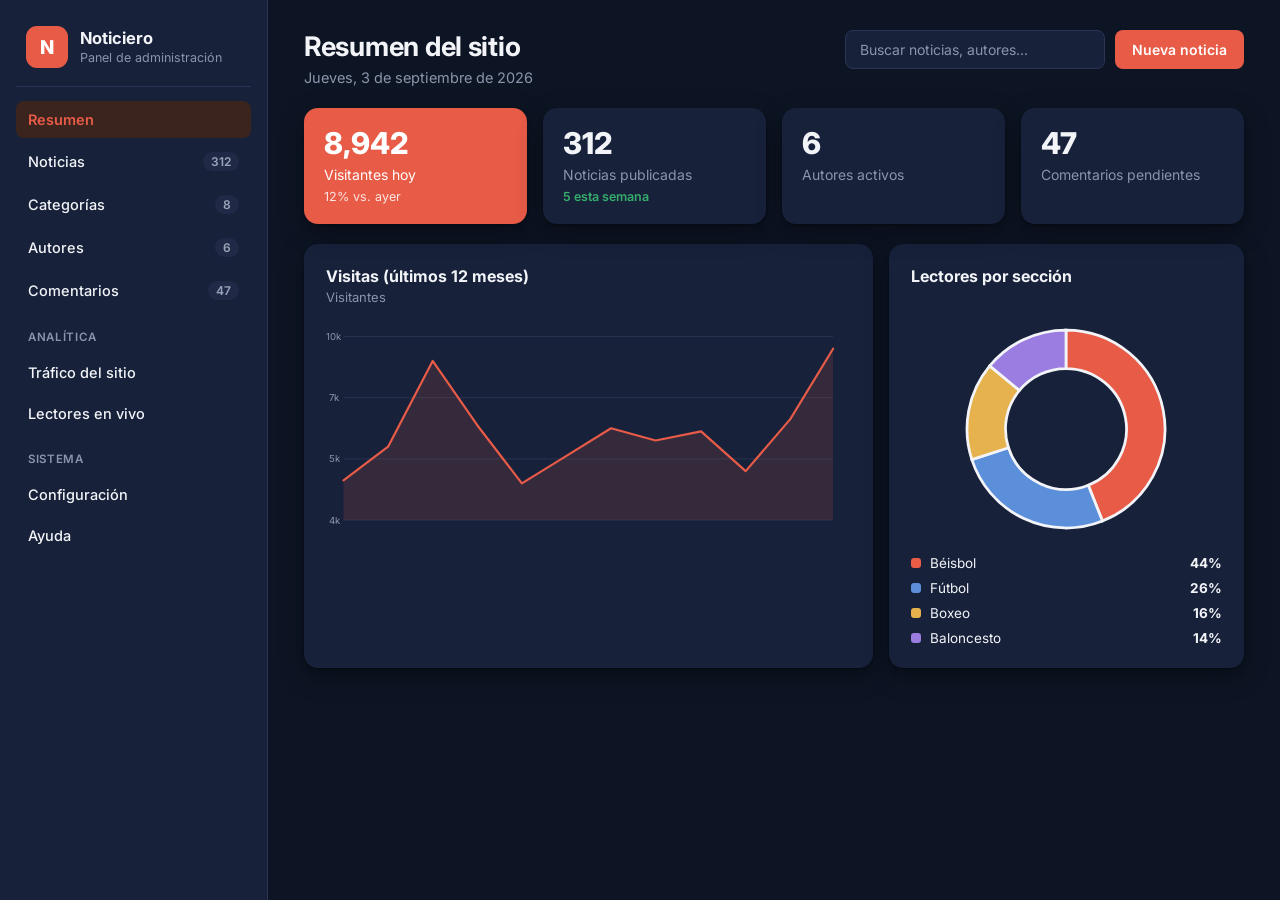
<file: Noticiero — Panel de administración.html>
<!DOCTYPE html>
<html lang="es">
<head>
<meta charset="UTF-8">
<meta name="viewport" content="width=device-width, initial-scale=1, viewport-fit=cover">
<title>Noticiero — Panel de administración</title>
<link rel="preconnect" href="https://fonts.googleapis.com">
<link rel="preconnect" href="https://fonts.gstatic.com" crossorigin>
<link href="https://fonts.googleapis.com/css2?family=Inter:wght@400;500;600;700;800&display=swap" rel="stylesheet">
<style>
  :root {
    box-sizing: border-box;
    padding-top: env(safe-area-inset-top, 0px);
    padding-bottom: env(safe-area-inset-bottom, 0px);

    --accent: #E75B47;
    --accent-dark: #C8452F;
    --accent-soft: #3B241E;
    --accent-ink: #FFFFFF;
    --success: #35AD6C;
    --success-soft: #163826;
    --danger: #E2503E;
    --danger-soft: #3A241F;

    --bg: #0D1524;
    --surface: #17213A;
    --text: #F2F4F8;
    --text-muted: #8C94AA;
    --border: #2A3454;
    --badge-bg: #202A47;
    --badge-text: #9CA3B8;

    --blue: #5B8FD9;
    --gold: #E5B24D;
    --purple: #9B7CE0;
    --teal: #3FC6A8;
    --pink: #DE85C6;

    --shadow: 0 1px 2px rgba(0,0,0,0.35), 0 8px 24px rgba(0,0,0,0.4);
    --radius: 14px;
    --radius-sm: 8px;
  }

  @media (prefers-color-scheme: dark) {
    :root:not([data-theme="light"]) {
      --accent: #E75B47;
      --accent-dark: #C8452F;
      --accent-soft: #3B241E;
      --success: #35AD6C;
      --success-soft: #163826;
      --danger: #E2503E;
      --danger-soft: #3A241F;

      --bg: #0D1524;
      --surface: #17213A;
      --text: #F2F4F8;
      --text-muted: #8C94AA;
      --border: #2A3454;
      --badge-bg: #202A47;
      --badge-text: #9CA3B8;

      --blue: #5B8FD9;
      --gold: #E5B24D;
      --purple: #9B7CE0;
      --teal: #3FC6A8;
      --pink: #DE85C6;

      --shadow: 0 1px 2px rgba(0,0,0,0.35), 0 8px 24px rgba(0,0,0,0.4);
    }
  }
  :root[data-theme="dark"] {
    --accent: #E75B47;
    --accent-dark: #C8452F;
    --accent-soft: #3B241E;
    --success: #35AD6C;
    --success-soft: #163826;
    --danger: #E2503E;
    --danger-soft: #3A241F;
    --bg: #0D1524;
    --surface: #17213A;
    --text: #F2F4F8;
    --text-muted: #8C94AA;
    --border: #2A3454;
    --badge-bg: #202A47;
    --badge-text: #9CA3B8;
    --blue: #5B8FD9;
    --gold: #E5B24D;
    --purple: #9B7CE0;
    --teal: #3FC6A8;
    --pink: #DE85C6;
    --shadow: 0 1px 2px rgba(0,0,0,0.35), 0 8px 24px rgba(0,0,0,0.4);
  }

  * { box-sizing: border-box; }
  html, body { height: 100%; margin: 0; }
  html { scroll-padding-top: env(safe-area-inset-top, 0px); }
  body {
    background: var(--bg);
    color: var(--text);
    font-family: "Inter", -apple-system, BlinkMacSystemFont, "Segoe UI", Roboto, "Helvetica Neue", Arial, sans-serif;
    -webkit-font-smoothing: antialiased;
  }
  button, input, select { font-family: inherit; }
  a { color: inherit; }
  :focus-visible { outline: 2px solid var(--accent); outline-offset: 2px; border-radius: 4px; }
  @media (prefers-reduced-motion: reduce) {
    * { transition: none !important; animation: none !important; }
  }

  .app { display: flex; height: 100%; min-height: 100%; }

  /* ---------- Sidebar ---------- */
  .sidebar {
    width: 268px;
    flex-shrink: 0;
    background: var(--surface);
    border-right: 1px solid var(--border);
    height: 100%;
    overflow-y: auto;
    padding: 22px 16px;
    display: flex;
    flex-direction: column;
    gap: 4px;
  }
  .brand {
    display: flex;
    align-items: center;
    gap: 12px;
    padding: 4px 10px 18px;
    margin-bottom: 10px;
    border-bottom: 1px solid var(--border);
  }
  .brand-mark {
    width: 42px; height: 42px;
    border-radius: 11px;
    background: var(--accent);
    color: var(--accent-ink);
    display: flex; align-items: center; justify-content: center;
    font-weight: 800; font-size: 19px;
    flex-shrink: 0;
  }
  .brand-name { font-weight: 700; font-size: 16.5px; line-height: 1.15; }
  .brand-sub { font-size: 12.5px; color: var(--text-muted); margin-top: 2px; }

  .nav-item {
    display: flex; align-items: center; justify-content: space-between;
    width: 100%;
    padding: 10px 12px;
    border-radius: var(--radius-sm);
    border: none;
    background: transparent;
    color: var(--text);
    font-size: 14.5px;
    font-weight: 500;
    text-align: left;
    cursor: pointer;
  }
  .nav-item:hover { background: var(--badge-bg); }
  .nav-item.active { background: var(--accent-soft); color: var(--accent); font-weight: 600; }
  .nav-badge {
    background: var(--badge-bg);
    color: var(--badge-text);
    font-size: 12px;
    font-weight: 600;
    padding: 2px 8px;
    border-radius: 999px;
    min-width: 20px;
    text-align: center;
  }
  .nav-item.active .nav-badge { background: var(--surface); color: var(--accent); }
  .nav-group-label {
    font-size: 11.5px;
    font-weight: 600;
    color: var(--text-muted);
    letter-spacing: 0.06em;
    text-transform: uppercase;
    padding: 16px 12px 6px;
  }

  .mobile-topbar { display: none; }

  /* ---------- Main ---------- */
  .main { flex: 1; height: 100%; overflow-y: auto; }
  .content { max-width: 1180px; margin: 0 auto; padding: 30px 36px 60px; }

  .topbar {
    display: flex; align-items: flex-start; justify-content: space-between;
    gap: 20px; margin-bottom: 4px;
  }
  .topbar-titles h1 { font-size: 27px; font-weight: 700; margin: 0; letter-spacing: -0.01em; }
  .topbar-titles p { margin: 6px 0 0; color: var(--text-muted); font-size: 14.5px; }
  .topbar-actions { display: flex; align-items: center; gap: 10px; flex-shrink: 0; }

  .search-input {
    width: 260px;
    padding: 10px 14px;
    border-radius: var(--radius-sm);
    border: 1px solid var(--border);
    background: var(--surface);
    color: var(--text);
    font-size: 14px;
  }
  .search-input::placeholder { color: var(--text-muted); }

  .btn {
    padding: 10px 16px;
    border-radius: var(--radius-sm);
    border: 1px solid transparent;
    font-size: 14px;
    font-weight: 600;
    cursor: pointer;
  }
  .btn-primary { background: var(--accent); color: var(--accent-ink); }
  .btn-primary:hover { background: var(--accent-dark); }
  .btn-ghost { background: transparent; border-color: var(--border); color: var(--text); }
  .btn-ghost:hover { background: var(--badge-bg); }
  .btn-sm { padding: 6px 11px; font-size: 13px; border-radius: 7px; }
  .btn-text {
    background: transparent; border: none; color: var(--accent);
    font-weight: 600; font-size: 13.5px; cursor: pointer; padding: 4px 2px;
  }

  .section { display: none; margin-top: 22px; }
  .section.active { display: block; }

  /* ---------- Resumen ---------- */
  .stat-grid { display: grid; grid-template-columns: repeat(4, 1fr); gap: 16px; margin-bottom: 20px; }
  .stat-card {
    background: var(--surface);
    border-radius: var(--radius);
    padding: 20px;
    box-shadow: var(--shadow);
    position: relative;
  }
  .stat-card--hero { background: var(--accent); color: var(--accent-ink); }
  .stat-num { font-size: 30px; font-weight: 800; line-height: 1; }
  .stat-label { margin-top: 8px; font-size: 14px; }
  .stat-card:not(.stat-card--hero) .stat-label { color: var(--text-muted); }
  .stat-sub { margin-top: 6px; font-size: 12.5px; }
  .stat-sub--success { color: var(--success); font-weight: 600; }
  .stat-card--hero .stat-sub { color: rgba(255,255,255,0.85); }

  .chart-row { display: grid; grid-template-columns: 1.6fr 1fr; gap: 16px; }
  .chart-card { background: var(--surface); border-radius: var(--radius); padding: 22px; box-shadow: var(--shadow); }
  .chart-card h3 { margin: 0; font-size: 16px; font-weight: 700; }
  .chart-card .chart-sub { color: var(--text-muted); font-size: 13px; margin: 3px 0 14px; }
  .donut-legend { display: flex; flex-direction: column; gap: 9px; margin-top: 16px; }
  .donut-legend-row { display: flex; align-items: center; justify-content: space-between; font-size: 13.5px; }
  .donut-legend-left { display: flex; align-items: center; gap: 9px; }
  .dot { width: 10px; height: 10px; border-radius: 3px; flex-shrink: 0; }
  .donut-legend-row b { font-weight: 700; }

  /* ---------- Filters ---------- */
  .filters-row { display: flex; gap: 10px; margin-bottom: 16px; }
  .filters-row select {
    padding: 9px 12px; border-radius: var(--radius-sm); border: 1px solid var(--border);
    background: var(--surface); color: var(--text); font-size: 13.5px;
  }

  /* ---------- Table (Noticias) ---------- */
  .table-wrap { background: var(--surface); border-radius: var(--radius); box-shadow: var(--shadow); overflow: hidden; }
  .table-scroll { overflow-x: auto; }
  table.data-table { width: 100%; border-collapse: collapse; min-width: 720px; }
  .data-table th {
    text-align: left; font-size: 12px; text-transform: uppercase; letter-spacing: 0.04em;
    color: var(--text-muted); font-weight: 600; padding: 13px 18px; border-bottom: 1px solid var(--border);
  }
  .data-table td { padding: 13px 18px; border-bottom: 1px solid var(--border); font-size: 14px; vertical-align: middle; }
  .data-table tr:last-child td { border-bottom: none; }
  .data-table tr:hover td { background: var(--badge-bg); }
  .title-cell { font-weight: 600; max-width: 320px; }
  .meta-muted { color: var(--text-muted); }

  .pill {
    display: inline-block; padding: 4px 10px; border-radius: 999px;
    font-size: 12px; font-weight: 600; white-space: nowrap;
  }
  .pill--success { background: var(--success-soft); color: var(--success); }
  .pill--muted { background: var(--badge-bg); color: var(--badge-text); }
  .pill--danger { background: var(--danger-soft); color: var(--danger); }
  .cat-tag { display: inline-flex; align-items: center; gap: 6px; font-size: 13px; font-weight: 500; }

  .table-footer {
    display: flex; align-items: center; justify-content: space-between;
    padding: 14px 18px; border-top: 1px solid var(--border); font-size: 13px; color: var(--text-muted);
  }
  .pager { display: flex; gap: 6px; }

  .empty-state { padding: 46px 20px; text-align: center; color: var(--text-muted); font-size: 14px; }

  /* ---------- Categorías / Autores grids ---------- */
  .card-grid { display: grid; grid-template-columns: repeat(auto-fill, minmax(230px, 1fr)); gap: 14px; }
  .cat-card, .author-card {
    background: var(--surface); border-radius: var(--radius); padding: 18px;
    box-shadow: var(--shadow); border-top: 3px solid var(--accent);
  }
  .cat-card-top { display: flex; align-items: center; justify-content: space-between; }
  .cat-card h4 { margin: 0; font-size: 15.5px; font-weight: 700; }
  .cat-card .cat-count { margin-top: 4px; font-size: 13px; color: var(--text-muted); }
  .cat-card .cat-share { margin-top: 12px; font-size: 12.5px; color: var(--text-muted); }
  .cat-card-actions { margin-top: 14px; display: flex; gap: 14px; }

  .author-card { border-top-color: var(--blue); }
  .author-top { display: flex; align-items: center; gap: 12px; }
  .avatar {
    width: 42px; height: 42px; border-radius: 50%; flex-shrink: 0;
    display: flex; align-items: center; justify-content: center;
    color: #fff; font-weight: 700; font-size: 14.5px;
  }
  .author-name { font-weight: 700; font-size: 15px; }
  .author-role { font-size: 12.5px; color: var(--text-muted); margin-top: 1px; }
  .author-stats { display: flex; gap: 18px; margin-top: 14px; }
  .author-stat b { display: block; font-size: 16px; font-weight: 800; }
  .author-stat span { font-size: 11.5px; color: var(--text-muted); }
  .author-card-actions { margin-top: 14px; display: flex; gap: 14px; }

  /* ---------- Comentarios ---------- */
  .tabs { display: flex; gap: 6px; margin-bottom: 16px; border-bottom: 1px solid var(--border); }
  .tab-btn {
    background: none; border: none; padding: 10px 4px; margin-right: 18px;
    font-size: 14px; font-weight: 600; color: var(--text-muted); cursor: pointer;
    border-bottom: 2px solid transparent; margin-bottom: -1px;
  }
  .tab-btn.active { color: var(--accent); border-bottom-color: var(--accent); }

  .comment-list { display: flex; flex-direction: column; gap: 10px; }
  .comment-card { background: var(--surface); border-radius: var(--radius); padding: 16px 18px; box-shadow: var(--shadow); }
  .comment-top { display: flex; align-items: flex-start; justify-content: space-between; gap: 12px; }
  .comment-who { display: flex; align-items: center; gap: 10px; }
  .comment-name { font-weight: 700; font-size: 14px; }
  .comment-date { font-size: 12px; color: var(--text-muted); }
  .comment-text { margin: 10px 0 8px; font-size: 14px; line-height: 1.5; max-width: 62ch; }
  .comment-on { font-size: 12.5px; color: var(--text-muted); }
  .comment-on b { color: var(--text); font-weight: 600; }
  .comment-actions { display: flex; gap: 8px; margin-top: 12px; }
  .btn-approve { background: var(--success-soft); color: var(--success); border: none; }
  .btn-reject { background: var(--danger-soft); color: var(--danger); border: none; }

  .placeholder-panel {
    background: var(--surface); border-radius: var(--radius); box-shadow: var(--shadow);
    padding: 60px 30px; text-align: center; color: var(--text-muted); font-size: 14.5px;
  }
  .placeholder-panel strong { display: block; color: var(--text); font-size: 17px; margin-bottom: 6px; }

  /* ---------- Responsive ---------- */
  @media (max-width: 860px) {
    .mobile-topbar {
      display: flex; align-items: center; gap: 12px;
      padding: 14px 16px; border-bottom: 1px solid var(--border); background: var(--surface);
      position: sticky; top: 0; z-index: 5;
    }
    .mobile-topbar button {
      background: none; border: none; padding: 6px; cursor: pointer; color: var(--text);
    }
    .app { flex-direction: column; }
    .sidebar {
      position: fixed; top: 0; left: 0; bottom: 0; z-index: 20;
      width: 260px; transform: translateX(-100%);
      box-shadow: 0 0 0 100vw rgba(0,0,0,0);
    }
    .sidebar.open { transform: translateX(0); box-shadow: 0 0 40px rgba(0,0,0,0.28); }
    .main { height: auto; }
    .content { padding: 20px 16px 50px; }
    .topbar { flex-direction: column; }
    .topbar-actions { width: 100%; }
    .search-input { width: 100%; flex: 1; }
    .stat-grid { grid-template-columns: 1fr 1fr; }
    .chart-row { grid-template-columns: 1fr; }
  }
  @media (max-width: 480px) {
    .stat-grid { grid-template-columns: 1fr; }
  }
</style>
</head>
<body>
<div class="app">

  <div class="mobile-topbar">
    <button id="menuToggle" aria-label="Abrir menú">
      <svg width="22" height="22" viewBox="0 0 24 24" fill="none"><path d="M4 6h16M4 12h16M4 18h16" stroke="currentColor" stroke-width="2" stroke-linecap="round"/></svg>
    </button>
    <div class="brand-mark" style="width:30px;height:30px;font-size:14px;border-radius:8px;">N</div>
    <strong>Noticiero</strong>
  </div>

  <aside class="sidebar" id="sidebar">
    <div class="brand">
      <div class="brand-mark">N</div>
      <div>
        <div class="brand-name">Noticiero</div>
        <div class="brand-sub">Panel de administración</div>
      </div>
    </div>

    <button class="nav-item active" data-section="resumen">Resumen</button>
    <button class="nav-item" data-section="noticias">Noticias<span class="nav-badge" id="badgeNoticias">312</span></button>
    <button class="nav-item" data-section="categorias">Categorías<span class="nav-badge" id="badgeCategorias">8</span></button>
    <button class="nav-item" data-section="autores">Autores<span class="nav-badge" id="badgeAutores">6</span></button>
    <button class="nav-item" data-section="comentarios">Comentarios<span class="nav-badge" id="badgeComentarios">47</span></button>

    <div class="nav-group-label">Analítica</div>
    <button class="nav-item" data-section="trafico">Tráfico del sitio</button>
    <button class="nav-item" data-section="lectores-vivo">Lectores en vivo</button>

    <div class="nav-group-label">Sistema</div>
    <button class="nav-item" data-section="configuracion">Configuración</button>
    <button class="nav-item" data-section="ayuda">Ayuda</button>
  </aside>

  <main class="main">
    <div class="content">

      <div class="topbar">
        <div class="topbar-titles">
          <h1 id="pageTitle">Resumen del sitio</h1>
          <p id="pageSubtitle">Jueves, 3 de septiembre de 2026</p>
        </div>
        <div class="topbar-actions">
          <input class="search-input" id="searchInput" type="text" placeholder="Buscar noticias, autores...">
          <button class="btn btn-primary" id="primaryAction">Nueva noticia</button>
        </div>
      </div>

      <!-- RESUMEN -->
      <section class="section active" data-view="resumen">
        <div class="stat-grid">
          <div class="stat-card stat-card--hero">
            <div class="stat-num">8,942</div>
            <div class="stat-label">Visitantes hoy</div>
            <div class="stat-sub">12% vs. ayer</div>
          </div>
          <div class="stat-card">
            <div class="stat-num" id="statNoticias">312</div>
            <div class="stat-label">Noticias publicadas</div>
            <div class="stat-sub stat-sub--success">5 esta semana</div>
          </div>
          <div class="stat-card">
            <div class="stat-num" id="statAutores">6</div>
            <div class="stat-label">Autores activos</div>
          </div>
          <div class="stat-card">
            <div class="stat-num" id="statComentarios">47</div>
            <div class="stat-label">Comentarios pendientes</div>
          </div>
        </div>

        <div class="chart-row">
          <div class="chart-card">
            <h3>Visitas (últimos 12 meses)</h3>
            <div class="chart-sub">Visitantes</div>
            <svg viewBox="0 0 600 250" width="100%" style="overflow:visible">
              <line x1="20" y1="20" x2="580" y2="20" stroke="var(--border)" stroke-width="1"/>
              <line x1="20" y1="90" x2="580" y2="90" stroke="var(--border)" stroke-width="1"/>
              <line x1="20" y1="160" x2="580" y2="160" stroke="var(--border)" stroke-width="1"/>
              <line x1="20" y1="230" x2="580" y2="230" stroke="var(--border)" stroke-width="1"/>
              <text x="0" y="24" font-size="11" fill="var(--text-muted)">10k</text>
              <text x="4" y="94" font-size="11" fill="var(--text-muted)">7k</text>
              <text x="4" y="164" font-size="11" fill="var(--text-muted)">5k</text>
              <text x="4" y="234" font-size="11" fill="var(--text-muted)">4k</text>
              <path d="M20,184.5 L71,146 L122,48 L173,121.5 L224,188 L275,156.5 L326,125 L377,139 L429,128.5 L480,174 L531,114.5 L580,34 L580,230 L20,230 Z" fill="var(--accent)" opacity="0.14"/>
              <path d="M20,184.5 L71,146 L122,48 L173,121.5 L224,188 L275,156.5 L326,125 L377,139 L429,128.5 L480,174 L531,114.5 L580,34" fill="none" stroke="var(--accent)" stroke-width="2.5" stroke-linejoin="round" stroke-linecap="round"/>
            </svg>
          </div>

          <div class="chart-card">
            <h3>Lectores por sección</h3>
            <div class="chart-sub">&nbsp;</div>
            <svg viewBox="0 0 200 200" width="100%" style="max-width:220px;display:block;margin:0 auto;">
              <path d="M100,10 A90,90 0 0 1 133.13,183.68 L120.25,151.14 A55,55 0 0 0 100,45 Z" fill="var(--accent)" stroke="var(--text)" stroke-width="2.5"/>
              <path d="M133.13,183.68 A90,90 0 0 1 14.4,127.81 L47.69,117.0 A55,55 0 0 0 120.25,151.14 Z" fill="var(--blue)" stroke="var(--text)" stroke-width="2.5"/>
              <path d="M14.4,127.81 A90,90 0 0 1 30.65,42.63 L57.62,64.94 A55,55 0 0 0 47.69,117.0 Z" fill="var(--gold)" stroke="var(--text)" stroke-width="2.5"/>
              <path d="M30.65,42.63 A90,90 0 0 1 100,10 L100,45 A55,55 0 0 0 57.62,64.94 Z" fill="var(--purple)" stroke="var(--text)" stroke-width="2.5"/>
            </svg>
            <div class="donut-legend">
              <div class="donut-legend-row"><div class="donut-legend-left"><span class="dot" style="background:var(--accent)"></span>Béisbol</div><b>44%</b></div>
              <div class="donut-legend-row"><div class="donut-legend-left"><span class="dot" style="background:var(--blue)"></span>Fútbol</div><b>26%</b></div>
              <div class="donut-legend-row"><div class="donut-legend-left"><span class="dot" style="background:var(--gold)"></span>Boxeo</div><b>16%</b></div>
              <div class="donut-legend-row"><div class="donut-legend-left"><span class="dot" style="background:var(--purple)"></span>Baloncesto</div><b>14%</b></div>
            </div>
          </div>
        </div>
      </section>

      <!-- NOTICIAS -->
      <section class="section" data-view="noticias">
        <div class="filters-row">
          <select id="filtroCategoria"><option value="todas">Todas las categorías</option></select>
          <select id="filtroEstado">
            <option value="todos">Todos los estados</option>
            <option value="Publicado">Publicado</option>
            <option value="Borrador">Borrador</option>
          </select>
        </div>
        <div class="table-wrap">
          <div class="table-scroll">
            <table class="data-table">
              <thead><tr>
                <th>Título</th><th>Categoría</th><th>Autor</th><th>Estado</th><th>Vistas</th><th>Fecha</th><th></th>
              </tr></thead>
              <tbody id="noticiasBody"></tbody>
            </table>
          </div>
          <div class="table-footer">
            <span id="noticiasCount"></span>
            <div class="pager">
              <button class="btn btn-ghost btn-sm" id="noticiasPrev">Anterior</button>
              <button class="btn btn-ghost btn-sm" id="noticiasNext">Siguiente</button>
            </div>
          </div>
        </div>
      </section>

      <!-- CATEGORÍAS -->
      <section class="section" data-view="categorias">
        <div class="card-grid" id="categoriasGrid"></div>
      </section>

      <!-- AUTORES -->
      <section class="section" data-view="autores">
        <div class="card-grid" id="autoresGrid"></div>
      </section>

      <!-- COMENTARIOS -->
      <section class="section" data-view="comentarios">
        <div class="tabs">
          <button class="tab-btn active" data-tab="pendiente">Pendientes</button>
          <button class="tab-btn" data-tab="aprobado">Aprobados</button>
          <button class="tab-btn" data-tab="rechazado">Rechazados</button>
        </div>
        <div class="comment-list" id="comentariosList"></div>
      </section>

      <!-- PLACEHOLDERS -->
      <section class="section" data-view="trafico"><div class="placeholder-panel"><strong>Tráfico del sitio</strong>Esta sección todavía no está construida.</div></section>
      <section class="section" data-view="lectores-vivo"><div class="placeholder-panel"><strong>Lectores en vivo</strong>Esta sección todavía no está construida.</div></section>
      <section class="section" data-view="configuracion"><div class="placeholder-panel"><strong>Configuración</strong>Esta sección todavía no está construida.</div></section>
      <section class="section" data-view="ayuda"><div class="placeholder-panel"><strong>Ayuda</strong>Esta sección todavía no está construida.</div></section>

    </div>
  </main>
</div>

<script>
(function () {
  "use strict";

  var state = {
    section: "resumen",
    noticiasQuery: "",
    noticiasCategoria: "todas",
    noticiasEstado: "todos",
    noticiasPage: 1,
    noticiasTotal: 312,
    comentariosTab: "pendiente",
    comentariosPendientesTotal: 47
  };
  var PAGE_SIZE = 8;

  var categorias = [
    { id: 1, nombre: "Béisbol", count: 98, color: "var(--accent)" },
    { id: 2, nombre: "Fútbol", count: 61, color: "var(--blue)" },
    { id: 3, nombre: "Boxeo", count: 42, color: "var(--gold)" },
    { id: 4, nombre: "Baloncesto", count: 35, color: "var(--purple)" },
    { id: 5, nombre: "Nacional", count: 28, color: "var(--teal)" },
    { id: 6, nombre: "Internacional", count: 24, color: "var(--pink)" },
    { id: 7, nombre: "Entretenimiento", count: 15, color: "var(--blue)" },
    { id: 8, nombre: "Economía", count: 9, color: "var(--teal)" }
  ];
  var nextCatId = 9;

  var autores = [
    { id: 1, nombre: "Yolanda Payano", rol: "Editora de Béisbol", articulos: 74, desde: "ene 2023" },
    { id: 2, nombre: "Rafael Contreras", rol: "Editor de Fútbol", articulos: 58, desde: "mar 2023" },
    { id: 3, nombre: "Manuel Disla", rol: "Boxeo y Baloncesto", articulos: 65, desde: "ago 2023" },
    { id: 4, nombre: "Ana Beatriz Reyes", rol: "Sección Nacional", articulos: 41, desde: "jun 2024" },
    { id: 5, nombre: "Diego Santana", rol: "Internacional y Economía", articulos: 47, desde: "feb 2025" },
    { id: 6, nombre: "Camila Vásquez", rol: "Entretenimiento", articulos: 27, desde: "oct 2025" }
  ];
  var nextAutorId = 7;

  var noticias = [
    n("Las Águilas Cibaeñas aseguran su boleto a la final del round robin", "Béisbol", "Yolanda Payano", "Publicado", 14820, "2026-09-03"),
    n("Julio Rodríguez firma extensión histórica con los Marineros", "Béisbol", "Yolanda Payano", "Publicado", 12390, "2026-09-02"),
    n("Los Tigres del Licey inauguran nueva academia juvenil en Santo Domingo", "Béisbol", "Yolanda Payano", "Publicado", 6140, "2026-09-01"),
    n("Robinson Canó confirma su retiro definitivo del béisbol profesional", "Béisbol", "Yolanda Payano", "Publicado", 15420, "2026-08-31"),
    n("República Dominicana estrena su roster preliminar para el Clásico Mundial", "Béisbol", "Yolanda Payano", "Publicado", 11760, "2026-08-30"),
    n("El Escogido remonta en el noveno y se lleva la serie ante Licey", "Béisbol", "Yolanda Payano", "Publicado", 9870, "2026-08-29"),
    n("MLB confirma fecha para la Serie de las Américas en el Estadio Quisqueya", "Béisbol", "Yolanda Payano", "Borrador", 0, "2026-09-03"),
    n("Wander Franco: la comisión disciplinaria emite su fallo final", "Béisbol", "Yolanda Payano", "Publicado", 13980, "2026-08-27"),
    n("Vladimir Guerrero Jr. es elegido MVP de la Liga Americana", "Béisbol", "Yolanda Payano", "Publicado", 10240, "2026-08-25"),
    n("Las Estrellas Orientales anuncian nuevo mánager para la próxima zafra", "Béisbol", "Yolanda Payano", "Publicado", 4210, "2026-08-22"),
    n("Prospecto dominicano firma bono de 3.5 millones con los Yankees", "Béisbol", "Yolanda Payano", "Publicado", 8360, "2026-08-20"),
    n("Gigantes del Cibao presentan su nuevo uniforme conmemorativo", "Béisbol", "Yolanda Payano", "Publicado", 3120, "2026-08-18"),

    n("La selección dominicana de fútbol avanza en la Liga de Naciones Concacaf", "Fútbol", "Rafael Contreras", "Publicado", 5980, "2026-09-02"),
    n("Cibao FC se corona campeón de la Liga Dominicana de Fútbol", "Fútbol", "Rafael Contreras", "Publicado", 7120, "2026-08-31"),
    n("El Real Madrid golea en la ida de octavos de Champions League", "Fútbol", "Rafael Contreras", "Publicado", 6540, "2026-08-29"),
    n("Messi confirma su participación en el amistoso en Santo Domingo", "Fútbol", "Rafael Contreras", "Publicado", 6890, "2026-08-27"),
    n("La liga femenina dominicana suma dos nuevos equipos para la próxima temporada", "Fútbol", "Rafael Contreras", "Publicado", 2140, "2026-08-24"),
    n("Atlético Pantoja ficha a su primer jugador extranjero", "Fútbol", "Rafael Contreras", "Borrador", 0, "2026-09-03"),

    n("Un dominicano pelea por el título mundial de peso wélter este sábado", "Boxeo", "Manuel Disla", "Publicado", 4310, "2026-09-01"),
    n("La Federación Dominicana de Boxeo anuncia nuevo campeón nacional", "Boxeo", "Manuel Disla", "Publicado", 2870, "2026-08-28"),
    n("Gervonta Davis confirma próxima pelea en Las Vegas", "Boxeo", "Manuel Disla", "Publicado", 3450, "2026-08-26"),
    n("Boxeador de San Pedro de Macorís debuta en cartelera internacional", "Boxeo", "Manuel Disla", "Publicado", 3980, "2026-08-23"),
    n("Comisión de Boxeo Amateur abre inscripciones para torneo nacional", "Boxeo", "Manuel Disla", "Publicado", 940, "2026-08-19"),

    n("Los Metros se imponen en el clásico de la Liga Nacional de Baloncesto", "Baloncesto", "Manuel Disla", "Publicado", 2340, "2026-09-01"),
    n("Al Horford es convocado para la ventana FIBA de las Américas", "Baloncesto", "Manuel Disla", "Publicado", 3120, "2026-08-28"),
    n("La selección dominicana sub-17 avanza a semifinales", "Baloncesto", "Manuel Disla", "Publicado", 1180, "2026-08-24"),
    n("Capitanes de Arecibo firma a exjugador de la NBA", "Baloncesto", "Manuel Disla", "Borrador", 0, "2026-09-02"),

    n("El Ministerio de Deportes anuncia inversión en infraestructura deportiva", "Nacional", "Ana Beatriz Reyes", "Publicado", 1960, "2026-08-30"),
    n("Ayuntamiento de San Pedro de Macorís inaugura nuevo polideportivo", "Nacional", "Ana Beatriz Reyes", "Publicado", 2280, "2026-08-27"),
    n("Congreso debate proyecto de ley sobre becas deportivas juveniles", "Nacional", "Ana Beatriz Reyes", "Publicado", 1340, "2026-08-21"),
    n("Autoridades confirman plan vial para el próximo maratón nacional", "Nacional", "Ana Beatriz Reyes", "Publicado", 870, "2026-08-17"),

    n("El COI confirma sedes para los próximos Juegos Panamericanos", "Internacional", "Diego Santana", "Publicado", 1670, "2026-08-25"),
    n("Cuba y República Dominicana firman acuerdo de intercambio deportivo", "Internacional", "Diego Santana", "Publicado", 1120, "2026-08-20"),
    n("La NBA anuncia partido de pretemporada en Santo Domingo", "Internacional", "Diego Santana", "Publicado", 4980, "2026-09-02"),

    n("Artista urbano dominicano cantará en la apertura de la Serie del Caribe", "Entretenimiento", "Camila Vásquez", "Publicado", 3560, "2026-08-29"),
    n("Documental sobre Pedro Martínez se estrena este mes", "Entretenimiento", "Camila Vásquez", "Publicado", 2790, "2026-08-22"),
    n("Premios Casandra anuncian categoría dedicada al deporte", "Entretenimiento", "Camila Vásquez", "Borrador", 0, "2026-09-03"),

    n("El turismo deportivo genera récord de ingresos en el país", "Economía", "Diego Santana", "Publicado", 1450, "2026-08-26"),
    n("Patrocinadores invierten en la próxima temporada de la LIDOM", "Economía", "Diego Santana", "Publicado", 1610, "2026-08-19"),
    n("Estudio revela el impacto económico del béisbol en la economía local", "Economía", "Diego Santana", "Publicado", 1290, "2026-08-15")
  ];
  var nextNoticiaId = noticias.length + 1;
  function n(titulo, categoria, autor, estado, vistas, fecha) {
    return { id: n.i = (n.i || 0) + 1, titulo: titulo, categoria: categoria, autor: autor, estado: estado, vistas: vistas, fecha: fecha };
  }

  var comentarios = [
    c("Ramón Féliz", "¡Por fin una temporada donde el Licey juega en serio! Ese noveno inning fue una locura.", "El Escogido remonta en el noveno y se lleva la serie ante Licey", "2026-09-03"),
    c("Carmen Ozuna", "¿Alguien sabe si van a transmitir el partido por streaming también? En el interior no llega bien la señal.", "República Dominicana estrena su roster preliminar para el Clásico Mundial", "2026-09-03"),
    c("Luis Almonte", "Excelente análisis, aunque creo que le faltó mencionar el bullpen de las Águilas.", "Las Águilas Cibaeñas aseguran su boleto a la final del round robin", "2026-09-02"),
    c("Yesenia Paulino", "Ojalá el Cibao FC pueda sostener este nivel en la liguilla, se lo han ganado.", "Cibao FC se corona campeón de la Liga Dominicana de Fútbol", "2026-09-02"),
    c("Pedro Encarnación", "Wander se merece una segunda oportunidad, pero entiendo la decisión de la comisión.", "Wander Franco: la comisión disciplinaria emite su fallo final", "2026-09-02"),
    c("Gladys Mercedes", "Qué orgullo ver a un macorisano peleando en cartelera internacional, éxito total.", "Boxeador de San Pedro de Macorís debuta en cartelera internacional", "2026-09-01"),
    c("Freddy Bautista", "El artículo tiene un error, la firma fue en Baní, no en Santo Domingo. Igual buen trabajo.", "Prospecto dominicano firma bono de 3.5 millones con los Yankees", "2026-09-01"),
    c("Ana Julia Soto", "Vladimir se lo ganó jugando, números tremendos esta temporada. Merecidísimo.", "Vladimir Guerrero Jr. es elegido MVP de la Liga Americana", "2026-09-01"),
    c("Marcos Tejada", "¿Y cuándo ponen los precios de las entradas para el partido de la NBA en Santo Domingo?", "La NBA anuncia partido de pretemporada en Santo Domingo", "2026-08-31"),
    c("Rosa Iris Vargas", "Me encantaría ver más cobertura de la liga femenina, ustedes son de los pocos que la cubren.", "La liga femenina dominicana suma dos nuevos equipos para la próxima temporada", "2026-08-31"),
    c("Elvin Castillo", "Ese documental de Pedro Martínez tiene que ganar un premio, lo vi completo anoche.", "Documental sobre Pedro Martínez se estrena este mes", "2026-08-30"),
    c("Miguelina Reynoso", "Gracias por la cobertura del polideportivo, hacía falta en la zona.", "Ayuntamiento de San Pedro de Macorís inaugura nuevo polideportivo", "2026-08-30")
  ];
  var nextComentarioId = comentarios.length + 1;
  function c(autor, texto, articulo, fecha) {
    return { id: c.i = (c.i || 0) + 1, autor: autor, texto: texto, articulo: articulo, fecha: fecha, estado: "pendiente" };
  }

  function fmt(num) { return Number(num).toLocaleString("es-DO"); }
  function fechaCorta(iso) {
    var meses = ["ene","feb","mar","abr","may","jun","jul","ago","sep","oct","nov","dic"];
    var p = iso.split("-");
    return parseInt(p[2], 10) + " " + meses[parseInt(p[1], 10) - 1] + " " + p[0];
  }
  function initials(name) {
    var parts = name.trim().split(" ");
    return (parts[0][0] + (parts[1] ? parts[1][0] : "")).toUpperCase();
  }
  var avatarPalette = ["var(--accent)", "var(--blue)", "var(--gold)", "var(--purple)", "var(--teal)", "var(--pink)"];

  /* ---------- Render: Resumen ---------- */
  function renderResumenStats() {
    document.getElementById("statNoticias").textContent = fmt(state.noticiasTotal);
    document.getElementById("statAutores").textContent = fmt(autores.length);
    document.getElementById("statComentarios").textContent = fmt(state.comentariosPendientesTotal);
  }

  /* ---------- Render: Noticias ---------- */
  function populateCategoriaFilter() {
    var sel = document.getElementById("filtroCategoria");
    var current = sel.value;
    sel.innerHTML = '<option value="todas">Todas las categorías</option>' +
      categorias.map(function (cat) { return '<option value="' + cat.nombre + '">' + cat.nombre + '</option>'; }).join("");
    sel.value = current || "todas";
  }

  function filteredNoticias() {
    var q = state.noticiasQuery.trim().toLowerCase();
    return noticias.filter(function (item) {
      if (state.noticiasCategoria !== "todas" && item.categoria !== state.noticiasCategoria) return false;
      if (state.noticiasEstado !== "todos" && item.estado !== state.noticiasEstado) return false;
      if (q && item.titulo.toLowerCase().indexOf(q) === -1) return false;
      return true;
    });
  }

  function renderNoticias() {
    var list = filteredNoticias();
    var totalPages = Math.max(1, Math.ceil(list.length / PAGE_SIZE));
    if (state.noticiasPage > totalPages) state.noticiasPage = totalPages;
    var start = (state.noticiasPage - 1) * PAGE_SIZE;
    var pageItems = list.slice(start, start + PAGE_SIZE);

    var body = document.getElementById("noticiasBody");
    if (pageItems.length === 0) {
      body.innerHTML = '<tr><td colspan="7"><div class="empty-state">No hay noticias que coincidan con este filtro.</div></td></tr>';
    } else {
      body.innerHTML = pageItems.map(function (item) {
        var pillClass = item.estado === "Publicado" ? "pill--success" : "pill--muted";
        var toggleLabel = item.estado === "Publicado" ? "Archivar" : "Publicar";
        return "<tr>" +
          '<td class="title-cell">' + item.titulo + "</td>" +
          "<td>" + item.categoria + "</td>" +
          "<td>" + item.autor + "</td>" +
          '<td><span class="pill ' + pillClass + '">' + item.estado + "</span></td>" +
          '<td class="meta-muted">' + (item.vistas ? fmt(item.vistas) : "—") + "</td>" +
          '<td class="meta-muted">' + fechaCorta(item.fecha) + "</td>" +
          '<td><button class="btn-text" data-toggle-noticia="' + item.id + '">' + toggleLabel + "</button></td>" +
          "</tr>";
      }).join("");
    }

    document.getElementById("noticiasCount").textContent =
      list.length === 0 ? "0 resultados" : "Mostrando " + (start + 1) + "–" + Math.min(start + PAGE_SIZE, list.length) + " de " + list.length;
    document.getElementById("noticiasPrev").disabled = state.noticiasPage <= 1;
    document.getElementById("noticiasNext").disabled = state.noticiasPage >= totalPages;
  }

  /* ---------- Render: Categorías ---------- */
  function renderCategorias() {
    var grid = document.getElementById("categoriasGrid");
    grid.innerHTML = categorias.map(function (cat) {
      var pct = state.noticiasTotal ? Math.round((cat.count / state.noticiasTotal) * 100) : 0;
      return '<div class="cat-card" style="border-top-color:' + cat.color + '">' +
        '<div class="cat-card-top"><h4>' + cat.nombre + "</h4></div>" +
        '<div class="cat-count">' + fmt(cat.count) + " noticias</div>" +
        '<div class="cat-share">' + pct + "% del contenido publicado</div>" +
        '<div class="cat-card-actions">' +
        '<button class="btn-text" data-edit-cat="' + cat.id + '">Editar</button>' +
        '<button class="btn-text" style="color:var(--danger)" data-del-cat="' + cat.id + '">Eliminar</button>' +
        "</div></div>";
    }).join("");
  }

  /* ---------- Render: Autores ---------- */
  function renderAutores() {
    var grid = document.getElementById("autoresGrid");
    grid.innerHTML = autores.map(function (a, idx) {
      var color = avatarPalette[idx % avatarPalette.length];
      return '<div class="author-card" style="border-top-color:' + color + '">' +
        '<div class="author-top">' +
        '<div class="avatar" style="background:' + color + '">' + initials(a.nombre) + "</div>" +
        "<div><div class=\"author-name\">" + a.nombre + "</div><div class=\"author-role\">" + a.rol + "</div></div>" +
        "</div>" +
        '<div class="author-stats">' +
        '<div class="author-stat"><b>' + fmt(a.articulos) + "</b><span>Artículos</span></div>" +
        '<div class="author-stat"><b>' + a.desde + "</b><span>En el equipo desde</span></div>" +
        "</div>" +
        '<div class="author-card-actions">' +
        '<button class="btn-text" data-del-autor="' + a.id + '" style="color:var(--danger)">Eliminar</button>' +
        "</div></div>";
    }).join("");
  }

  /* ---------- Render: Comentarios ---------- */
  function renderComentarios() {
    var filtered = comentarios.filter(function (item) { return item.estado === state.comentariosTab; });
    var list = document.getElementById("comentariosList");

    document.querySelectorAll(".tab-btn").forEach(function (btn) {
      btn.classList.toggle("active", btn.dataset.tab === state.comentariosTab);
    });

    if (filtered.length === 0) {
      list.innerHTML = '<div class="empty-state">No hay comentarios en esta categoría.</div>';
      return;
    }

    list.innerHTML = filtered.map(function (item) {
      var actions = "";
      if (item.estado === "pendiente") {
        actions = '<div class="comment-actions">' +
          '<button class="btn btn-sm btn-approve" data-aprobar="' + item.id + '">Aprobar</button>' +
          '<button class="btn btn-sm btn-reject" data-rechazar="' + item.id + '">Rechazar</button>' +
          "</div>";
      } else {
        var pillClass = item.estado === "aprobado" ? "pill--success" : "pill--danger";
        var pillLabel = item.estado === "aprobado" ? "Aprobado" : "Rechazado";
        actions = '<div class="comment-actions"><span class="pill ' + pillClass + '">' + pillLabel + "</span></div>";
      }
      return '<div class="comment-card">' +
        '<div class="comment-top">' +
        '<div class="comment-who"><span class="comment-name">' + item.autor + '</span><span class="comment-date">· ' + fechaCorta(item.fecha) + "</span></div>" +
        "</div>" +
        '<p class="comment-text">' + item.texto + "</p>" +
        '<div class="comment-on">En: <b>' + item.articulo + "</b></div>" +
        actions +
        "</div>";
    }).join("");
  }

  /* ---------- Nav badges ---------- */
  function updateNavBadges() {
    document.getElementById("badgeNoticias").textContent = fmt(state.noticiasTotal);
    document.getElementById("badgeCategorias").textContent = fmt(categorias.length);
    document.getElementById("badgeAutores").textContent = fmt(autores.length);
    document.getElementById("badgeComentarios").textContent = fmt(state.comentariosPendientesTotal);
  }

  /* ---------- Section switching ---------- */
  var sectionMeta = {
    resumen: { title: "Resumen del sitio", subtitle: "Jueves, 3 de septiembre de 2026", search: "Buscar noticias, autores...", action: "Nueva noticia" },
    noticias: { title: "Noticias", subtitle: state.noticiasTotal + " noticias en total", search: "Buscar por título...", action: "Nueva noticia" },
    categorias: { title: "Categorías", subtitle: categorias.length + " categorías", search: "Buscar categoría...", action: "Nueva categoría" },
    autores: { title: "Autores", subtitle: autores.length + " autores activos", search: "Buscar autor...", action: "Nuevo autor" },
    comentarios: { title: "Comentarios", subtitle: state.comentariosPendientesTotal + " comentarios pendientes", search: "Buscar comentario...", action: null },
    trafico: { title: "Tráfico del sitio", subtitle: "Analítica", search: "Buscar...", action: null },
    "lectores-vivo": { title: "Lectores en vivo", subtitle: "Analítica", search: "Buscar...", action: null },
    configuracion: { title: "Configuración", subtitle: "Sistema", search: "Buscar...", action: null },
    ayuda: { title: "Ayuda", subtitle: "Sistema", search: "Buscar...", action: null }
  };

  function setSection(name) {
    state.section = name;
    document.querySelectorAll(".nav-item").forEach(function (item) {
      item.classList.toggle("active", item.dataset.section === name);
    });
    document.querySelectorAll(".section").forEach(function (sec) {
      sec.classList.toggle("active", sec.dataset.view === name);
    });

    var meta = sectionMeta[name];
    document.getElementById("pageTitle").textContent = meta.title;
    document.getElementById("pageSubtitle").textContent =
      name === "noticias" ? fmt(state.noticiasTotal) + " noticias en total" :
      name === "categorias" ? fmt(categorias.length) + " categorías" :
      name === "autores" ? fmt(autores.length) + " autores activos" :
      name === "comentarios" ? fmt(state.comentariosPendientesTotal) + " comentarios pendientes" :
      meta.subtitle;
    document.getElementById("searchInput").placeholder = meta.search;
    document.getElementById("searchInput").value = "";
    var actionBtn = document.getElementById("primaryAction");
    if (meta.action) {
      actionBtn.style.display = "";
      actionBtn.textContent = meta.action;
    } else {
      actionBtn.style.display = "none";
    }

    if (name === "resumen") renderResumenStats();
    if (name === "noticias") { state.noticiasQuery = ""; renderNoticias(); }
    if (name === "categorias") renderCategorias();
    if (name === "autores") renderAutores();
    if (name === "comentarios") renderComentarios();

    document.getElementById("sidebar").classList.remove("open");
  }

  /* ---------- Search dispatch ---------- */
  document.getElementById("searchInput").addEventListener("input", function (e) {
    var q = e.target.value;
    if (state.section === "noticias") {
      state.noticiasQuery = q; state.noticiasPage = 1; renderNoticias();
    } else if (state.section === "categorias") {
      var qq = q.toLowerCase();
      document.querySelectorAll("#categoriasGrid .cat-card").forEach(function (card, i) {
        card.style.display = categorias[i].nombre.toLowerCase().indexOf(qq) === -1 && qq ? "none" : "";
      });
    } else if (state.section === "autores") {
      var qa = q.toLowerCase();
      document.querySelectorAll("#autoresGrid .author-card").forEach(function (card, i) {
        var a = autores[i];
        var match = a.nombre.toLowerCase().indexOf(qa) !== -1 || a.rol.toLowerCase().indexOf(qa) !== -1;
        card.style.display = qa && !match ? "none" : "";
      });
    } else if (state.section === "comentarios") {
      var qc = q.toLowerCase();
      document.querySelectorAll("#comentariosList .comment-card").forEach(function (card) {
        var text = card.textContent.toLowerCase();
        card.style.display = qc && text.indexOf(qc) === -1 ? "none" : "";
      });
    }
  });

  /* ---------- Nav clicks ---------- */
  document.querySelectorAll(".nav-item").forEach(function (item) {
    item.addEventListener("click", function () { setSection(item.dataset.section); });
  });

  /* ---------- Mobile menu ---------- */
  document.getElementById("menuToggle").addEventListener("click", function () {
    document.getElementById("sidebar").classList.toggle("open");
  });

  /* ---------- Noticias interactions ---------- */
  document.getElementById("filtroCategoria").addEventListener("change", function (e) {
    state.noticiasCategoria = e.target.value; state.noticiasPage = 1; renderNoticias();
  });
  document.getElementById("filtroEstado").addEventListener("change", function (e) {
    state.noticiasEstado = e.target.value; state.noticiasPage = 1; renderNoticias();
  });
  document.getElementById("noticiasPrev").addEventListener("click", function () {
    if (state.noticiasPage > 1) { state.noticiasPage--; renderNoticias(); }
  });
  document.getElementById("noticiasNext").addEventListener("click", function () {
    state.noticiasPage++; renderNoticias();
  });
  document.getElementById("noticiasBody").addEventListener("click", function (e) {
    var id = e.target.getAttribute("data-toggle-noticia");
    if (!id) return;
    var item = noticias.find(function (x) { return x.id === Number(id); });
    if (item) { item.estado = item.estado === "Publicado" ? "Borrador" : "Publicado"; renderNoticias(); }
  });

  /* ---------- Categorías interactions ---------- */
  document.getElementById("categoriasGrid").addEventListener("click", function (e) {
    var delId = e.target.getAttribute("data-del-cat");
    var editId = e.target.getAttribute("data-edit-cat");
    if (delId) {
      var cat = categorias.find(function (x) { return x.id === Number(delId); });
      if (cat && confirm('¿Eliminar la categoría "' + cat.nombre + '"?')) {
        categorias = categorias.filter(function (x) { return x.id !== Number(delId); });
        renderCategorias(); updateNavBadges(); populateCategoriaFilter();
      }
    } else if (editId) {
      var c2 = categorias.find(function (x) { return x.id === Number(editId); });
      if (c2) {
        var nuevo = prompt("Nuevo nombre para la categoría:", c2.nombre);
        if (nuevo && nuevo.trim()) { c2.nombre = nuevo.trim(); renderCategorias(); populateCategoriaFilter(); }
      }
    }
  });

  /* ---------- Autores interactions ---------- */
  document.getElementById("autoresGrid").addEventListener("click", function (e) {
    var delId = e.target.getAttribute("data-del-autor");
    if (delId) {
      var a = autores.find(function (x) { return x.id === Number(delId); });
      if (a && confirm('¿Eliminar a "' + a.nombre + '" del equipo?')) {
        autores = autores.filter(function (x) { return x.id !== Number(delId); });
        renderAutores(); updateNavBadges();
      }
    }
  });

  /* ---------- Comentarios interactions ---------- */
  document.querySelectorAll(".tab-btn").forEach(function (btn) {
    btn.addEventListener("click", function () { state.comentariosTab = btn.dataset.tab; renderComentarios(); });
  });
  document.getElementById("comentariosList").addEventListener("click", function (e) {
    var apId = e.target.getAttribute("data-aprobar");
    var reId = e.target.getAttribute("data-rechazar");
    if (apId) {
      var item = comentarios.find(function (x) { return x.id === Number(apId); });
      if (item) { item.estado = "aprobado"; state.comentariosPendientesTotal = Math.max(0, state.comentariosPendientesTotal - 1); renderComentarios(); updateNavBadges(); }
    } else if (reId) {
      var item2 = comentarios.find(function (x) { return x.id === Number(reId); });
      if (item2) { item2.estado = "rechazado"; state.comentariosPendientesTotal = Math.max(0, state.comentariosPendientesTotal - 1); renderComentarios(); updateNavBadges(); }
    }
  });

  /* ---------- Primary action button ---------- */
  document.getElementById("primaryAction").addEventListener("click", function () {
    if (state.section === "resumen") { setSection("noticias"); return; }
    if (state.section === "noticias") {
      var titulo = prompt("Título de la nueva noticia:");
      if (titulo && titulo.trim()) {
        var hoy = new Date().toISOString().slice(0, 10);
        noticias.unshift({ id: nextNoticiaId++, titulo: titulo.trim(), categoria: categorias[0].nombre, autor: autores[0].nombre, estado: "Borrador", vistas: 0, fecha: hoy });
        state.noticiasTotal++; state.noticiasPage = 1; renderNoticias(); updateNavBadges();
      }
    } else if (state.section === "categorias") {
      var nombre = prompt("Nombre de la nueva categoría:");
      if (nombre && nombre.trim()) {
        categorias.push({ id: nextCatId++, nombre: nombre.trim(), count: 0, color: avatarPalette[categorias.length % avatarPalette.length] });
        renderCategorias(); updateNavBadges(); populateCategoriaFilter();
      }
    } else if (state.section === "autores") {
      var nombreA = prompt("Nombre del nuevo autor:");
      if (nombreA && nombreA.trim()) {
        var mesesA = ["ene","feb","mar","abr","may","jun","jul","ago","sep","oct","nov","dic"];
        var hoyA = new Date();
        autores.push({ id: nextAutorId++, nombre: nombreA.trim(), rol: "Redactor", articulos: 0, desde: mesesA[hoyA.getMonth()] + " " + hoyA.getFullYear() });
        renderAutores(); updateNavBadges();
      }
    }
  });

  /* ---------- Init ---------- */
  populateCategoriaFilter();
  renderResumenStats();
  updateNavBadges();
})();
</script>
</body>
</html>
</file>
